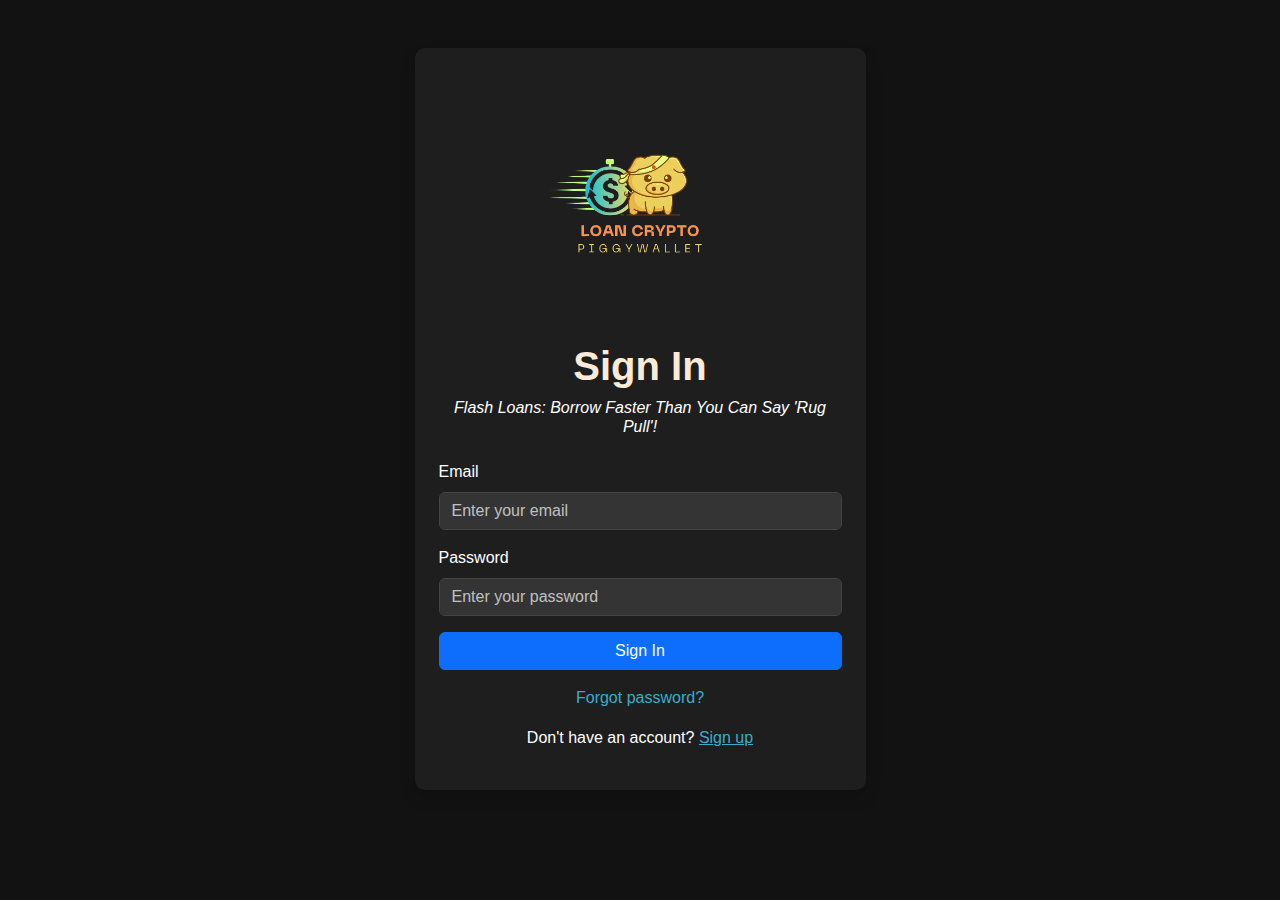
<file: frontend/index.html>
<!DOCTYPE html>
<html lang="en">
  <head>
    <meta charset="UTF-8" />
    <meta name="viewport" content="width=device-width, initial-scale=1.0" />
    <title>DASHBOARD</title>
    <!-- Bootstrap 5 CSS -->
    <link
      href="https://cdn.jsdelivr.net/npm/bootstrap@5.3.3/dist/css/bootstrap.min.css"
      rel="stylesheet"
      integrity="sha384-QWTKZyjpPEjISv5WaRU9OFeRpok6YctnYmDr5pNlyT2bRjXh0JMhjY6hW+ALEwIH"
      crossorigin="anonymous"
    />
    <!-- Bootstrap Icons (Optional) -->
    <link
      rel="stylesheet"
      href="https://cdn.jsdelivr.net/npm/bootstrap-icons@1.10.5/font/bootstrap-icons.css"
    />
    <link rel="stylesheet" href="css/index.css" />
    <link rel="stylesheet" href="global.css" />
    <script src="https://code.jquery.com/jquery-3.7.1.min.js"></script>
  </head>
  <body>
    <div class="container-fluid py-4">
      <!-- Header -->
      <!-- <div class="row mb-4" > -->
      <!-- <div class="text-center"> -->
      <!-- </div> -->
      <!-- </div> -->

      <!-- Profile Icon Section (shown before Tab Navigation) -->
      <div class="row align-items-center">
        <!-- Logo Column -->
        <div class="col-4">
          <img
            src="./assets/images/Loan_Crypto.png"
            alt="Loan Crypto Logo"
            class="img-fluid"
            style="max-width: 300px"
          />
        </div>
        <!-- Profile Info Column -->
        <div class="col-4">
          <div class="d-flex align-items-center justify-content-center">
            <img
              id="headerUserImage"
              src="./assets/images/avata.png"
              alt="Profile"
              class="profile-img me-3"
              style="
                width: 80px;
                height: 80px;
                object-fit: cover;
                border-radius: 50%;
                border: 2px solid #0d6efd;
              "
            />
            <div class="profile-info">
              <h6 class="mb-0">Hello, <span id="headerUserName"></span></h6>
              <small id="headerUserEmail"></small>
              <button
                class="btn btn-custom btn-logout mt-2 d-flex align-items-center"
                onclick="handleLogout()"
              >
                <i class="bi bi-box-arrow-right me-2"></i>
                <span>Logout</span>
              </button>
            </div>
          </div>
        </div>
      </div>

      <!-- Tab Navigation -->
      <ul
        class="nav nav-tabs justify-content-center mb-4"
        id="dashboardTabs"
        role="tablist"
      >
        <li class="nav-item" role="presentation">
          <button
            class="nav-link active"
            id="dashboard-tab"
            data-bs-toggle="tab"
            data-bs-target="#dashboard"
            type="button"
            role="tab"
            aria-controls="dashboard"
            aria-selected="true"
          >
            Dashboard
          </button>
        </li>
        <li class="nav-item" role="presentation">
          <button
            class="nav-link"
            id="transaction-tab"
            data-bs-toggle="tab"
            data-bs-target="#transaction"
            type="button"
            role="tab"
            aria-controls="transaction"
            aria-selected="false"
          >
            Transaction
          </button>
        </li>
        <li class="nav-item" role="presentation">
          <button
            class="nav-link"
            id="setting-tab"
            data-bs-toggle="tab"
            data-bs-target="#setting"
            type="button"
            role="tab"
            aria-controls="setting"
            aria-selected="false"
          >
            Setting
          </button>
        </li>
      </ul>

      <!-- Tab Content -->
      <div class="tab-content" id="dashboardTabsContent">
        <!-- Dashboard Tab -->
        <div
          class="tab-pane fade show active"
          id="dashboard"
          role="tabpanel"
          aria-labelledby="dashboard-tab"
        >
          <div class="card mb-custom">
            <div class="card-header d-flex justify-content-between align-items-center">
              <h5 class="card-title mb-0">Wallet List</h5>
              <button
                class="btn btn-success"
                data-bs-toggle="modal"
                data-bs-target="#createModal"
              >
                <i class="bi bi-plus-circle me-2"></i>
                <span>Create Wallet</span>
              </button>
            </div>
            <div class="card-body">
              <div class="table-responsive">
                <table class="table table-dark table-striped">
                  <thead>
                    <tr>
                      <th>Label</th>
                      <th>Balance</th>
                      <th>Address</th>
                      <th>Creation Date</th>
                      <th>Actions</th>
                    </tr>
                  </thead>
                  <tbody>
                    <!-- Wallet data will be loaded here -->
                  </tbody>
                </table>
              </div>
              <div class="d-flex justify-content-between mt-3">
                <button
                  class="btn btn-warning me-2"
                  data-bs-toggle="modal"
                  data-bs-target="#exportModal"
                >
                  <i class="bi bi-download me-2"></i>
                  <span>Export Wallet</span>
                </button>
                <button
                  class="btn btn-info"
                  data-bs-toggle="modal"
                  data-bs-target="#importModal"
                >
                  <i class="bi bi-upload me-2"></i>
                  <span>Import Wallet</span>
                </button>
              </div>
            </div>
          </div>
        </div>

        <!-- Transaction Tab -->
        <div
          class="tab-pane fade"
          id="transaction"
          role="tabpanel"
          aria-labelledby="transaction-tab"
        >
          <div class="card mb-custom">
            <div class="card-header d-flex justify-content-between align-items-center">
              <h5 class="card-title mb-0">Transaction History</h5>
              <div>
                <button class="btn btn-primary me-2" data-bs-toggle="modal" data-bs-target="#transferModal">
                  <i class="bi bi-arrow-left-right me-2"></i> Transfer
                </button>
                <button class="btn btn-success" data-bs-toggle="modal" data-bs-target="#depositModal">
                  <i class="bi bi-plus-circle me-2"></i> Deposit
                </button>
              </div>
            </div>
            <div class="card-body">
              <div class="table-responsive">
                <table class="table table-dark table-striped">
                  <thead>
                    <tr>
                      <th>Date</th>
                      <th>From</th>
                      <th>To</th>
                      <th>Amount</th>
                      <th>Type</th>
                      <th>Status</th>
                    </tr>
                  </thead>
                  <tbody id="transactionTableBody">
                    <!-- Transaction data will be loaded here -->
                    <tr>
                      <td colspan="6" class="text-center">Loading transactions...</td>
                    </tr>
                  </tbody>
                </table>
              </div>
              <div class="d-flex justify-content-end mt-3">
                <button class="btn btn-info" data-bs-toggle="modal" data-bs-target="#searchModal">
                  <i class="bi bi-search me-2"></i> Search Transactions
                </button>
              </div>
            </div>
          </div>
        </div>

        <!-- Setting Tab -->
        <div
          class="tab-pane fade"
          id="setting"
          role="tabpanel"
          aria-labelledby="setting-tab"
        >
          <div class="card mb-custom">
            <div class="card-header">
              <h5 class="card-title mb-0">Account Settings</h5>
            </div>
            <div class="card-body">
              <!-- Profile Section -->
              <div
                class="d-flex flex-column align-items-center mb-4"
                style="color: antiquewhite"
              >
                <img
                  id="settingsUserImage"
                  src="./assets/images/avata.png"
                  alt="Profile Image"
                  class="profile-img mb-3"
                />
                <h5 class="mb-1">Hello, <span id="settingsUserName"></span></h5>
                <p class="mb-0" id="settingsUserEmail"></p>
              </div>

              <!-- Settings Buttons -->
              <div class="d-flex justify-content-center gap-3 flex-wrap">
                <!-- Change Name Button -->
                <button
                  class="btn btn-custom btn-reveal d-flex align-items-center"
                  data-bs-toggle="modal"
                  data-bs-target="#changeNameModal"
                >
                  <i class="bi bi-person me-2"></i>
                  <span>Change Name</span>
                </button>

                <!-- Change Email Button -->
                <button
                  class="btn btn-custom btn-reveal d-flex align-items-center"
                  data-bs-toggle="modal"
                  data-bs-target="#changeEmailModal"
                >
                  <i class="bi bi-envelope me-2"></i>
                  <span>Change Email</span>
                </button>

                <!-- Change Image Button -->
                <button
                  class="btn btn-custom btn-reveal d-flex align-items-center"
                  data-bs-toggle="modal"
                  data-bs-target="#changeImageModal"
                >
                  <i class="bi bi-image me-2"></i>
                  <span>Change Image</span>
                </button>

                <!-- Change Password Button -->
                <button
                  class="btn btn-custom btn-reveal d-flex align-items-center"
                  data-bs-toggle="modal"
                  data-bs-target="#changePasswordModal"
                >
                  <i class="bi bi-lock me-2"></i>
                  <span>Change Password</span>
                </button>
              </div>
            </div>
          </div>
        </div>
      </div>
    </div>

    <!-- Create Wallet Modal (Enter Label) -->
    <div
      class="modal fade"
      id="createModal"
      tabindex="-1"
      aria-labelledby="createModalLabel"
      aria-hidden="true"
    >
      <div class="modal-dialog">
        <div class="modal-content bg-white text-dark">
          <div class="modal-header">
            <h5 class="modal-title" id="createModalLabel">
              Enter Wallet Label
            </h5>
            <button
              type="button"
              class="btn-close"
              data-bs-dismiss="modal"
              aria-label="Close"
            ></button>
          </div>
          <div class="modal-body">
            <form id="createWalletForm">
              <div class="mb-3">
                <label for="walletLabel" class="form-label">Wallet Label</label>
                <input
                  type="text"
                  class="form-control"
                  id="walletLabel"
                  placeholder="Enter a label for your wallet"
                  required
                />
              </div>
              <button
                type="submit"
                class="btn btn-custom btn-create d-flex align-items-center"
              >
                <i class="bi bi-plus-circle me-2"></i>
                <span>Create Wallet</span>
              </button>
            </form>
          </div>
        </div>
      </div>
    </div>

    <!-- Reveal Wallet Modal (Enter Password) -->
    <div
      class="modal fade"
      id="revealModal"
      tabindex="-1"
      aria-labelledby="revealModalLabel"
      aria-hidden="true"
    >
      <div class="modal-dialog">
        <div class="modal-content bg-white text-dark">
          <div class="modal-header">
            <h5 class="modal-title" id="revealModalLabel">
              Enter Password to Reveal Wallet
            </h5>
            <button
              type="button"
              class="btn-close"
              data-bs-dismiss="modal"
              aria-label="Close"
            ></button>
          </div>
          <div class="modal-body">
            <form id="revealWalletForm">
              <div class="mb-3">
                <label for="walletPassword" class="form-label">Password</label>
                <input
                  type="password"
                  class="form-control"
                  id="walletPassword"
                  placeholder="Enter your password"
                  required
                />
              </div>
              <button
                type="submit"
                class="btn btn-custom btn-reveal d-flex align-items-center"
              >
                <i class="bi bi-key me-2"></i>
                <span>Reveal Wallet</span>
              </button>
            </form>
          </div>
        </div>
      </div>
    </div>

    <!-- Change Password Modal -->
    <div
      class="modal fade"
      id="changePasswordModal"
      tabindex="-1"
      aria-labelledby="changePasswordModalLabel"
      aria-hidden="true"
    >
      <div class="modal-dialog">
        <div class="modal-content bg-white text-dark">
          <div class="modal-header">
            <h5 class="modal-title" id="changePasswordModalLabel">
              Change Password
            </h5>
            <button
              type="button"
              class="btn-close"
              data-bs-dismiss="modal"
              aria-label="Close"
            ></button>
          </div>
          <div class="modal-body">
            <form id="changePasswordForm">
              <div class="mb-3">
                <label for="currentPassword" class="form-label"
                  >Current Password</label
                >
                <input
                  type="password"
                  class="form-control"
                  id="currentPassword"
                  placeholder="Enter current password"
                  required
                />
              </div>
              <div class="mb-3">
                <label for="newPassword" class="form-label">New Password</label>
                <input
                  type="password"
                  class="form-control"
                  id="newPassword"
                  placeholder="Enter new password"
                  required
                />
              </div>
              <button
                type="submit"
                class="btn btn-custom btn-reveal d-flex align-items-center"
              >
                <i class="bi bi-lock me-2"></i>
                <span>Change Password</span>
              </button>
            </form>
          </div>
        </div>
      </div>
    </div>

    <!-- Change Image Modal -->
    <div class="modal fade" id="changeImageModal">
      <div class="modal-dialog">
        <div class="modal-content bg-white text-dark">
          <div class="modal-header">
            <h5 class="modal-title">Change Profile Image</h5>
            <button type="button" class="btn-close" data-bs-dismiss="modal"></button>
          </div>
          <div class="modal-body">
            <form id="changeImageForm" enctype="multipart/form-data">
              <div class="mb-3">
                <label class="form-label">Upload New Image</label>
                <input type="file" id="newImage" name="profile_image" class="form-control" accept="image/*" required>
              </div>
              <button type="submit" class="btn btn-custom btn-reveal d-flex align-items-center">
                <i class="bi bi-image me-2"></i>
                <span>Change Image</span>
              </button>
            </form>
          </div>
        </div>
      </div>
    </div>

    <!-- Change Name Modal -->
    <div class="modal fade" id="changeNameModal">
      <div class="modal-dialog">
        <div class="modal-content bg-white text-dark">
          <div class="modal-header">
            <h5 class="modal-title">Change Name</h5>
            <button type="button" class="btn-close" data-bs-dismiss="modal"></button>
          </div>
          <div class="modal-body">
            <form id="changeNameForm">
              <div class="mb-3">
                <label class="form-label">New Name</label>
                <input type="text" id="newName" class="form-control" required>
              </div>
              <button type="submit" class="btn btn-custom btn-reveal d-flex align-items-center">
                <i class="bi bi-check-lg me-2"></i>
                <span>Save Changes</span>
              </button>
            </form>
          </div>
        </div>
      </div>
    </div>

    <!-- Change Email Modal -->
    <div class="modal fade" id="changeEmailModal">
      <div class="modal-dialog">
        <div class="modal-content bg-white text-dark">
          <div class="modal-header">
            <h5 class="modal-title">Change Email</h5>
            <button type="button" class="btn-close" data-bs-dismiss="modal"></button>
          </div>
          <div class="modal-body">
            <form id="changeEmailForm">
              <div class="mb-3">
                <label class="form-label">New Email</label>
                <input type="email" id="newEmail" class="form-control" required>
              </div>
              <button type="submit" class="btn btn-custom btn-reveal d-flex align-items-center">
                <i class="bi bi-check-lg me-2"></i>
                <span>Save Changes</span>
              </button>
            </form>
          </div>
        </div>
      </div>
    </div>

    <!-- Modal Transfer -->
    <div class="modal fade" id="transferModal" tabindex="-1" aria-hidden="true">
      <div class="modal-dialog">
        <div class="modal-content bg-white text-dark">
          <div class="modal-header">
            <h5 class="modal-title">Transfer Money</h5>
            <button type="button" class="btn-close" data-bs-dismiss="modal" aria-label="Close"></button>
          </div>
          <div class="modal-body">
            <form id="transferForm">
              <div class="mb-3">
                <label for="fromWallet" class="form-label">From Wallet</label>
                <input type="text" class="form-control" id="fromWallet" required>
              </div>
              <div class="mb-3">
                <label for="toWallet" class="form-label">To Wallet</label>
                <input type="text" class="form-control" id="toWallet" required>
              </div>
              <div class="mb-3">
                <label for="transferAmount" class="form-label">Amount</label>
                <input type="text" class="form-control" id="transferAmount" required>
              </div>
              <div class="d-grid">
                <button type="submit" class="btn btn-primary">Transfer</button>
              </div>
            </form>
          </div>
        </div>
      </div>
    </div>

    <!-- Modal Deposit -->
    <div class="modal fade" id="depositModal" tabindex="-1" aria-hidden="true">
      <div class="modal-dialog">
        <div class="modal-content bg-white text-dark">
          <div class="modal-header">
            <h5 class="modal-title">Deposit Money</h5>
            <button type="button" class="btn-close" data-bs-dismiss="modal" aria-label="Close"></button>
          </div>
          <div class="modal-body">
            <form id="depositForm">
              <div class="mb-3">
                <label for="depositWallet" class="form-label">Wallet Address</label>
                <input type="text" class="form-control" id="depositWallet" required>
              </div>
              <div class="mb-3">
                <label for="depositAmount" class="form-label">Amount</label>
                <input type="text" class="form-control" id="depositAmount" required>
              </div>
              <div class="d-grid">
                <button type="submit" class="btn btn-success">Deposit</button>
              </div>
            </form>
          </div>
        </div>
      </div>
    </div>

    <!-- Modal Search -->
    <div class="modal fade" id="searchModal" tabindex="-1" aria-hidden="true">
      <div class="modal-dialog">
        <div class="modal-content bg-white text-dark">
          <div class="modal-header">
            <h5 class="modal-title">Search Transactions</h5>
            <button type="button" class="btn-close" data-bs-dismiss="modal" aria-label="Close"></button>
          </div>
          <div class="modal-body">
            <form id="searchForm">
              <div class="mb-3">
                <label for="searchKeyword" class="form-label">Keyword</label>
                <input type="text" class="form-control" id="searchKeyword" required>
              </div>
              <div class="d-grid">
                <button type="submit" class="btn btn-info">Search</button>
              </div>
            </form>
            <div class="mt-3">
              <h6>Results:</h6>
              <div id="searchResults" class="mt-2">
                <!-- Search results will be displayed here -->
              </div>
            </div>
          </div>
        </div>
      </div>
    </div>

    <!-- Modal Export -->
    <div class="modal fade" id="exportModal" tabindex="-1" aria-hidden="true">
      <div class="modal-dialog">
        <div class="modal-content bg-white text-dark">
          <div class="modal-header">
            <h5 class="modal-title">Export Wallet Data</h5>
            <button type="button" class="btn-close" data-bs-dismiss="modal" aria-label="Close"></button>
          </div>
          <div class="modal-body">
            <form id="exportForm">
              <div class="mb-3">
                <label for="exportWallet" class="form-label">Wallet Address</label>
                <input type="text" class="form-control" id="exportWallet" required>
              </div>
              <div class="mb-3">
                <label for="exportFormat" class="form-label">Format</label>
                <select class="form-select" id="exportFormat">
                  <option value="json">JSON</option>
                  <option value="xml">XML</option>
                  <option value="csv">CSV</option>
                </select>
              </div>
              <div class="d-grid">
                <button type="submit" class="btn btn-warning">Export</button>
              </div>
            </form>
          </div>
        </div>
      </div>
    </div>

    <!-- Modal Import -->
    <div class="modal fade" id="importModal" tabindex="-1" aria-hidden="true">
      <div class="modal-dialog">
        <div class="modal-content bg-white text-dark">
          <div class="modal-header">
            <h5 class="modal-title">Import Wallet Data</h5>
            <button type="button" class="btn-close" data-bs-dismiss="modal" aria-label="Close"></button>
          </div>
          <div class="modal-body">
            <form id="importForm" enctype="multipart/form-data">
              <div class="mb-3">
                <label for="importFile" class="form-label">File</label>
                <input type="file" class="form-control" id="importFile" required>
                <div class="form-text">Supported formats: JSON, XML</div>
              </div>
              <div class="d-grid">
                <button type="submit" class="btn btn-danger">Import</button>
              </div>
            </form>
          </div>
        </div>
      </div>
    </div>

    <!-- Bootstrap 5 JS Bundle -->
    <script
      src="https://cdn.jsdelivr.net/npm/bootstrap@5.3.3/dist/js/bootstrap.bundle.min.js"
      integrity="sha384-YvpcrYf0tY3lHB60NNkmXc5s9fDVZLESaAA55NDzOxhy9GkcIdslK1eN7N6jIeHz"
      crossorigin="anonymous"
    ></script>
    <script src="Scripts/index.js"></script>
  </body>
</html>
</file>
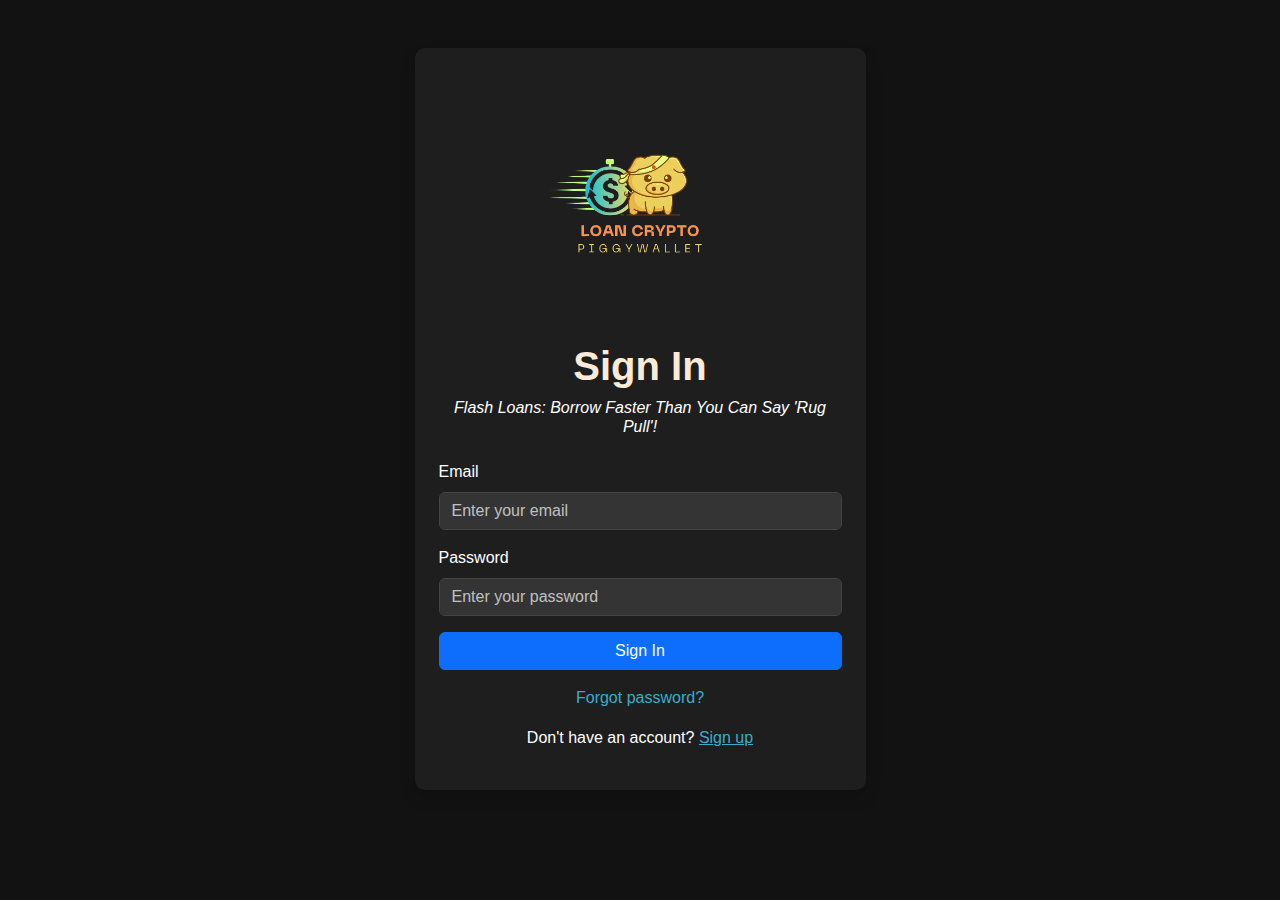
<file: frontend/login.html>
<!DOCTYPE html>
<html lang="en">

<head>
  <meta charset="UTF-8" />
  <meta name="viewport" content="width=device-width, initial-scale=1.0" />
  <title>LOGIN PAGE</title>
  <link rel="icon" href="favicon.ico">
  <!-- Bootstrap 5 CSS -->
  <link href="https://cdn.jsdelivr.net/npm/bootstrap@5.3.0/dist/css/bootstrap.min.css" rel="stylesheet" />
  <link rel="stylesheet" href="css/login.css" />
  <link rel="stylesheet" href="global.css" />
  <!-- Thêm style để đảm bảo text hiển thị rõ -->
  <style>
    .form-control {
      color: white !important;
      background-color: rgba(255, 255, 255, 0.1) !important;
    }
    .form-control::placeholder {
      color: rgba(255, 255, 255, 0.7) !important;
    }
    .form-label {
      color: white !important;
      font-weight: 500;
    }
    .form-text {
      color: rgba(255, 255, 255, 0.7) !important;
    }
    .alert-danger {
      background-color: rgba(220, 53, 69, 0.2) !important;
      color: #fff !important;
      border-color: rgba(220, 53, 69, 0.3) !important;
    }
  </style>
  <!-- Thêm script để kiểm tra lỗi chuyển hướng -->
  <script>
    // Kiểm tra xem có token không
    if (localStorage.getItem('access_token')) {
      console.log('Token found in localStorage, redirecting...');
      window.location.href = 'index.html';
    }
    
    // Bắt lỗi không bắt được
    window.addEventListener('error', function(e) {
      console.error('Global error caught:', e.error);
    });
  </script>
</head>

<body>
  <div class="container my-5">
    <div class="row justify-content-center mt-5">
      <div class="col-md-6 col-lg-5">
        <div class="card shadow">
          <div class="card-body p-4">
            <!-- Logo -->
            <div class="text-center">
              <img src="./assets/images/Loan_Crypto.png" width="270" height="270" alt="Loan Crypto Logo" />
            </div>
            <!-- Login Title with Reduced Margin -->
            <h1 class="card-title text-center mb-2">Sign In</h1>
            <h6 class="card-title text-center mb-4" style="color: white; font-style: italic;font-weight:500;">
              Flash Loans: Borrow Faster Than You Can Say 'Rug Pull'!
            </h6>

            <form id="loginForm">
              <div class="mb-3">
                <label for="email" class="form-label">Email</label>
                <input type="text" class="form-control" id="email" placeholder="Enter your email" required />
              </div>
              <div class="mb-3">
                <label for="password" class="form-label">Password</label>
                <input type="password" class="form-control" id="password" placeholder="Enter your password" required />
              </div>
              <div class="d-grid mb-3">
                <button type="submit" class="btn btn-primary">Sign In</button>
              </div>
              <div id="loginError" class="alert alert-danger mt-3" style="display: none;"></div>
              <div class="row mb-2">
                <div class="col text-center">
                  <a href="#" class="text-decoration-none" style="color: #3aaccb;">Forgot password?</a>
                </div>
              </div>
            </form>
            <div class="text-center mt-3">
              <p style="color: #ffffff;">Don't have an account? <a href="register.html" style="color: #3aaccb;">Sign up</a></p>
            </div>
          </div>
        </div>
      </div>
    </div>
  </div>

  <!-- Thêm jQuery trước Bootstrap -->
  <script src="https://code.jquery.com/jquery-3.6.0.min.js"></script>
  <script src="https://cdn.jsdelivr.net/npm/bootstrap@5.3.0/dist/js/bootstrap.bundle.min.js"></script>
  <script src="Scripts/login.js"></script>
</body>

</html>
</file>
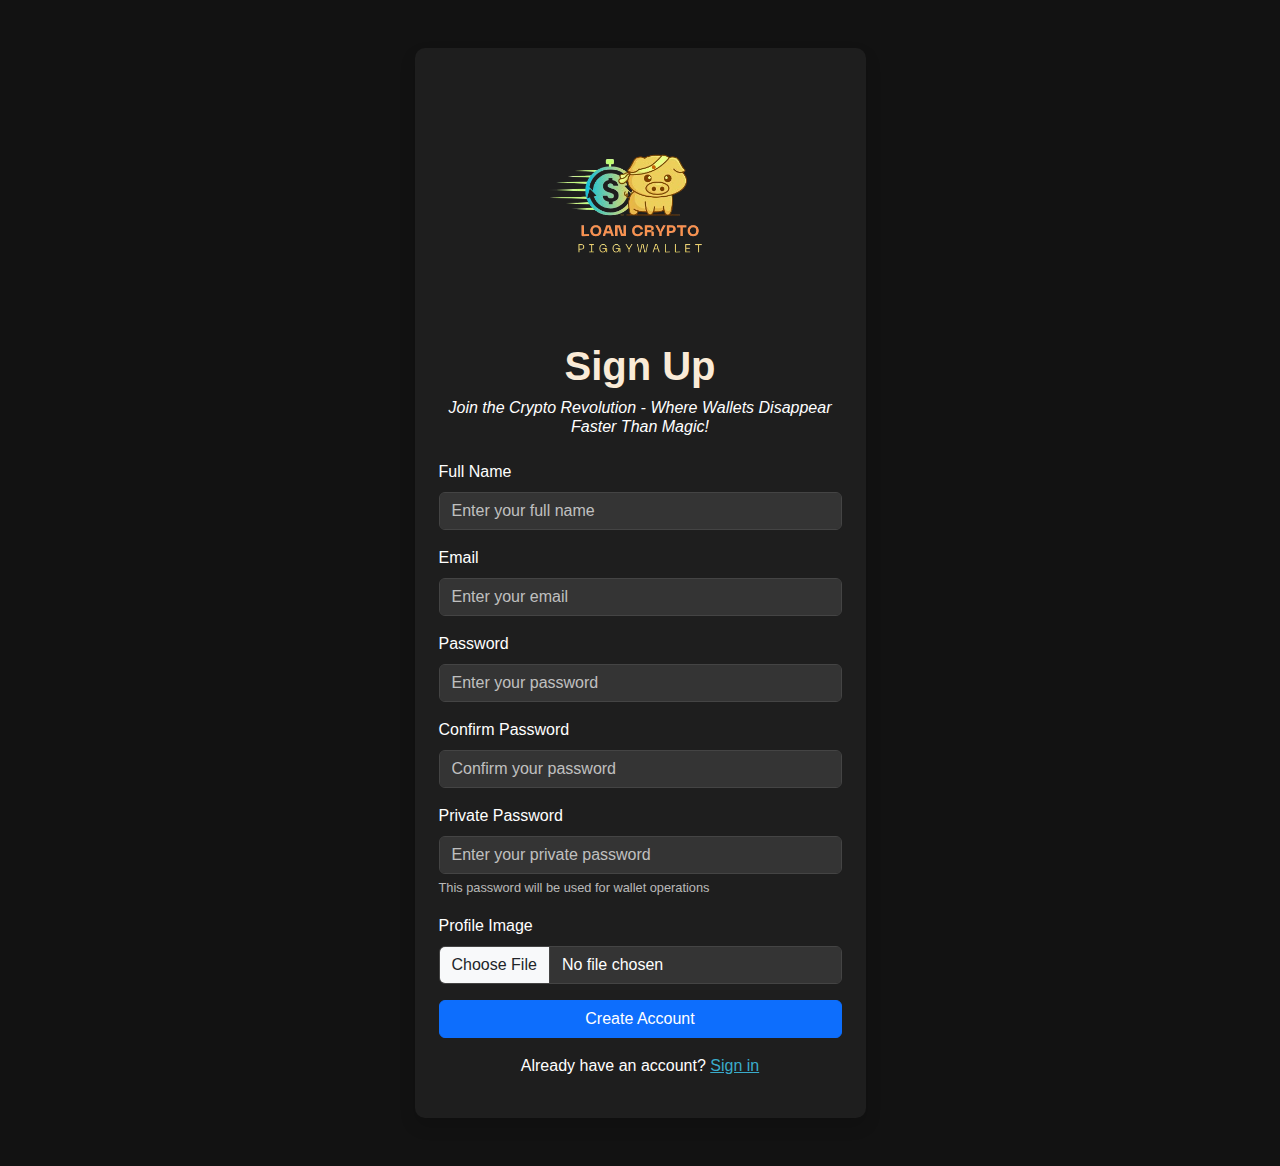
<file: frontend/register.html>
<!DOCTYPE html>
<html lang="en">

<head>
  <meta charset="UTF-8" />
  <meta name="viewport" content="width=device-width, initial-scale=1.0" />
  <title>REGISTER PAGE</title>
  <!-- Bootstrap 5 CSS -->
  <link href="https://cdn.jsdelivr.net/npm/bootstrap@5.3.0/dist/css/bootstrap.min.css" rel="stylesheet" />
  <link rel="stylesheet" href="css/login.css" />
  <link rel="stylesheet" href="global.css" />
  <!-- Thêm style để đảm bảo text hiển thị rõ -->
  <style>
    .form-control {
      color: white !important;
      background-color: rgba(255, 255, 255, 0.1) !important;
    }
    .form-control::placeholder {
      color: rgba(255, 255, 255, 0.7) !important;
    }
    .form-label {
      color: white !important;
      font-weight: 500;
    }
    .form-text {
      color: rgba(255, 255, 255, 0.7) !important;
    }
  </style>
</head>

<body>
  <div class="container my-5">
    <div class="row justify-content-center mt-5">
      <div class="col-md-6 col-lg-5">
        <div class="card shadow">
          <div class="card-body p-4">
            <!-- Logo -->
            <div class="text-center">
              <img src="./assets/images/Loan_Crypto.png" width="270" height="270" alt="Loan Crypto Logo" />
            </div>
            <!-- Register Title with Reduced Margin -->
            <h1 class="card-title text-center mb-2">Sign Up</h1>
            <h6 class="card-title text-center mb-4" style="color: white; font-style: italic;font-weight:500;">
              Join the Crypto Revolution - Where Wallets Disappear Faster Than Magic!
            </h6>

            <form id="registerForm" enctype="multipart/form-data">
              <div class="mb-3">
                <label for="name" class="form-label">Full Name</label>
                <input type="text" class="form-control" id="name" placeholder="Enter your full name" required />
              </div>
              <div class="mb-3">
                <label for="email" class="form-label">Email</label>
                <input type="email" class="form-control" id="email" placeholder="Enter your email" required />
              </div>
              <div class="mb-3">
                <label for="password" class="form-label">Password</label>
                <input type="password" class="form-control" id="password" placeholder="Enter your password" required />
              </div>
              <div class="mb-3">
                <label for="confirmPassword" class="form-label">Confirm Password</label>
                <input type="password" class="form-control" id="confirmPassword" placeholder="Confirm your password" required />
              </div>
              <div class="mb-3">
                <label for="privatePassword" class="form-label">Private Password</label>
                <input type="password" class="form-control" id="privatePassword" placeholder="Enter your private password" required />
                <div class="form-text">This password will be used for wallet operations</div>
              </div>
              <div class="mb-3">
                <label for="profileImage" class="form-label">Profile Image</label>
                <input type="file" class="form-control" id="profileImage" accept="image/*" required />
              </div>
              <div class="d-grid mb-3">
                <button type="submit" class="btn btn-primary">Create Account</button>
              </div>
              <div id="errorMessage" class="alert alert-danger mt-3" style="display: none;"></div>
            </form>
            <div class="text-center mt-3">
              <p style="color: #ffffff;">Already have an account? <a href="login.html" style="color: #3aaccb;">Sign in</a></p>
            </div>
          </div>
        </div>
      </div>
    </div>
  </div>

  <!-- Thêm jQuery trước Bootstrap -->
  <script src="https://code.jquery.com/jquery-3.6.0.min.js"></script>
  <script src="https://cdn.jsdelivr.net/npm/bootstrap@5.3.0/dist/js/bootstrap.bundle.min.js"></script>
  <script src="Scripts/register.js"></script>
</body>

</html>
</file>
<file: frontend/css/index.css>
a {
  color: #0d6efd;
  transition: color 0.3s ease;
}
a:hover {
  color: #0a58ca;
}
/* Card Styling */
.card {
  background-color: #1e1e1e;
  border: none;
  border-radius: 10px;
  box-shadow: 0 4px 12px rgba(0, 0, 0, 0.6);
}
.card-title {
  color: antiquewhite;
  font-weight: bold;
}
/* Tab Navigation */
.nav-tabs .nav-link {
  background-color: #1e1e1e;
  color: #f1f1f1;
  border: none;
  border-bottom: 2px solid transparent;
  transition: border-bottom 0.3s ease;
}
.nav-tabs .nav-link.active {
  border-bottom: 2px solid #0d6efd;
}
/* Button Styling */
.btn-custom {
  padding: 0.75rem 1.5rem;
  font-size: 1rem;
  font-weight: 600;
  border-radius: 8px;
  box-shadow: 0 4px 6px rgba(0, 0, 0, 0.4);
  transition: transform 0.2s ease, box-shadow 0.2s ease, background 0.3s ease;
  border: none;
}
.btn-custom:hover {
  transform: translateY(-2px);
  box-shadow: 0 6px 8px rgba(0, 0, 0, 0.5);
}
/* Reveal Wallet Button Styling */
.btn-reveal {
  background: linear-gradient(45deg, #961355, #0d6efd);
  color: antiquewhite;
}
.btn-reveal:hover {
  background: linear-gradient(45deg, #0a58ca, #084298);
}
/* Create Wallet Button Styling */
.btn-create {
  background: linear-gradient(45deg, #28a745, #198754);
  color: #fff;
}
.btn-create:hover {
  background: linear-gradient(45deg, #198754, #157347);
}
/* Table Styling */
.table-dark {
  background-color: #2c2c2c;
}
/* Utility */
.mb-custom {
  margin-bottom: 1.5rem !important;
}
/* Profile Styling */
.profile-container {
  margin-bottom: 1rem;
}
.profile-img {
  width: 80px;
  height: 80px;
  object-fit: cover;
  border-radius: 50%;
  border: 2px solid #0d6efd;
}
.profile-info {
  margin-left: 1rem;
}
.profile-info h6,
.profile-info p {
  margin: 0;
}
/* Logout Button Styling */
.btn-logout {
  background: linear-gradient(45deg, #dc3545, #bb2d3b);
  color: #fff;
  padding: 0.5rem 1rem;
  font-size: 0.9rem;
}
.btn-logout:hover {
  background: linear-gradient(45deg, #bb2d3b, #a52834);
  color: #fff;
}
</file>
<file: frontend/global.css>
/* Global Styles */
body {
  background-color: #121212 !important;
  color: #f1f1f1;
  font-family: "Segoe UI", Tahoma, Geneva, Verdana, sans-serif;
}
</file>
<file: frontend/css/login.css>
body {
    background-color: #121212;
    color: #ffffff;
}

a {
    color: #0d6efd;
    transition: color 0.3s ease;
  }

  a:hover {
    color: #0a58ca;
  }

  /* Card Styling */
  .card {
    background-color: #1e1e1e;
    border: none;
    border-radius: 10px;
  }

  .card-title {
    color: antiquewhite;
    font-weight: bold;
  }

  /* Form Elements */
  .form-label {
    color: #ddd;
  }

  .form-control {
    background-color: #333;
    border: 1px solid #444;
    color: #fff;
  }

  .form-control::placeholder {
    color: #bbb;
  }

  .form-control:focus {
    background-color: #333;
    border-color: #0d6efd;
    color: #fff;
    box-shadow: 0 0 0 0.25rem rgba(13, 110, 253, 0.25);
  }

  /* Buttons - Synced with Dark Theme */
  .btn-primary {
    background-color: #0d6efd;
    border-color: #0d6efd;
  }

  .btn-primary:hover {
    background-color: #7f6363;
    border-color: #084298;
  }

  .btn-success {
    background-color: #198754;
    border-color: #198754;
  }

  .btn-success:hover {
    background-color: #7e4406;
    border-color: #146c43;
  }

  .nav-tabs {
    border-bottom-color: #444;
  }

  .nav-tabs .nav-link {
    color: #aaa;
    border: none;
    border-bottom: 2px solid transparent;
    background-color: transparent;
  }

  .nav-tabs .nav-link:hover {
    color: #fff;
    border-color: transparent;
    border-bottom: 2px solid #0d6efd;
  }

  .nav-tabs .nav-link.active {
    color: #fff;
    background-color: transparent;
    border-color: transparent;
    border-bottom: 2px solid #0d6efd;
  }

  .form-text {
    color: #aaa;
    font-size: 0.8rem;
  }

  .alert-danger {
    background-color: rgba(220, 53, 69, 0.2);
    color: #dc3545;
    border-color: rgba(220, 53, 69, 0.3);
  }
</file>
